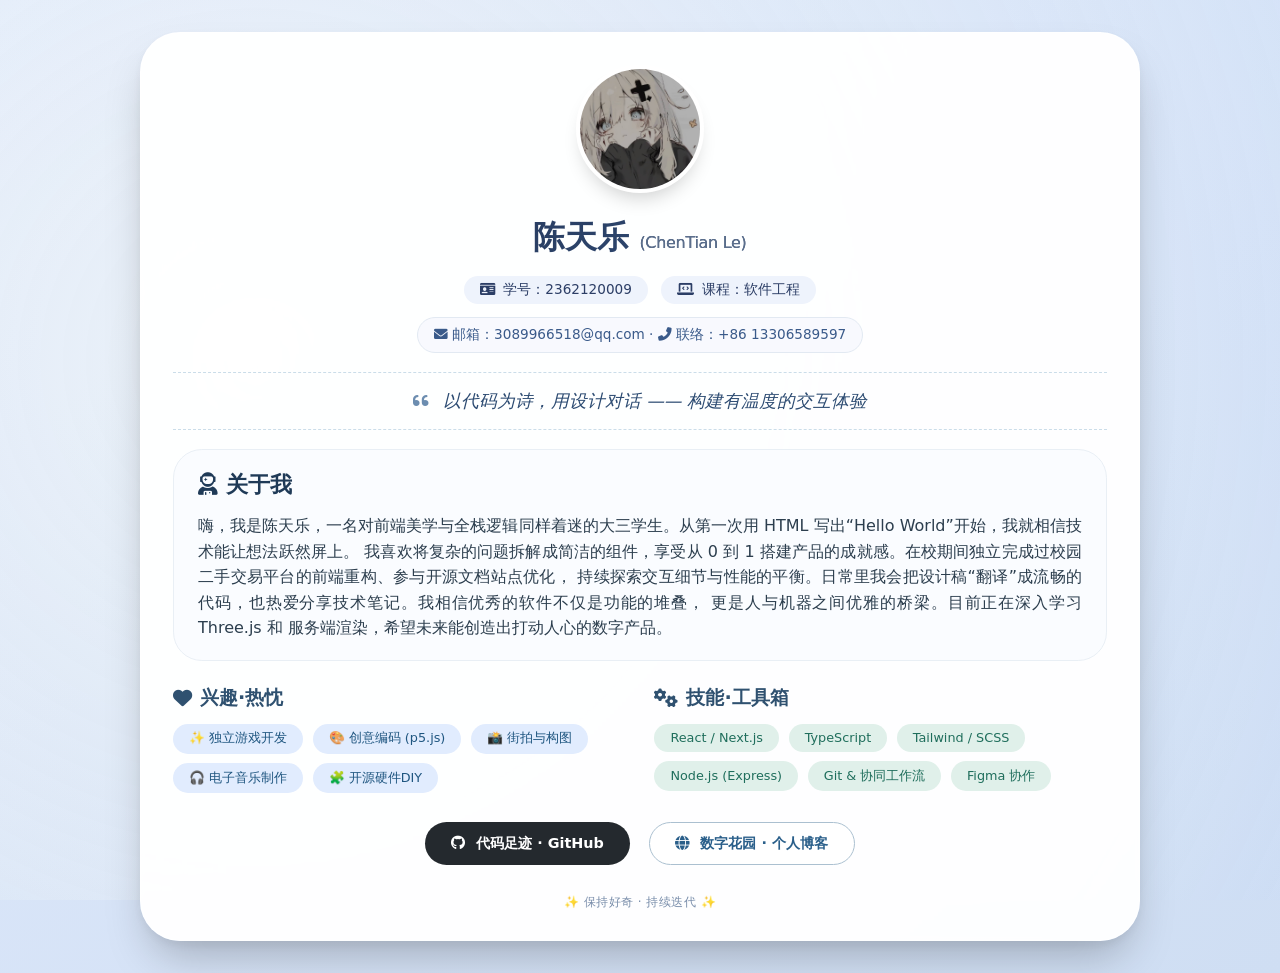
<file: index.html>
<!DOCTYPE html>
<html lang="zh-CN">
<head>
    <meta charset="UTF-8">
    <meta name="viewport" content="width=device-width, initial-scale=1.0, viewport-fit=cover">
    <title>数字名片 | 陈天乐 · 前端开发</title>
    <link rel="stylesheet" href="https://cdnjs.cloudflare.com/ajax/libs/font-awesome/6.0.0-beta3/css/all.min.css">
    <link rel="stylesheet" href="style.css">
</head>
<body>
    <div class="background-decoration"></div>
    <main class="card-container">
        <div class="digital-card">
            <div class="avatar-wrapper">
                <img src="images/avatar.jpg" alt="陈天乐通用形象" class="avatar">
            </div>
            <div class="identity">
                <h1 class="name">陈天乐 <span class="nickname">(ChenTian Le)</span></h1>
                <div class="badge-row">
                    <span class="info-badge"><i class="fas fa-id-card"></i> 学号：2362120009</span>
                    <span class="info-badge"><i class="fas fa-laptop-code"></i> 课程：软件工程</span>
                </div>
                <div class="contact-placeholder">
                    <i class="fas fa-envelope"></i> 邮箱：3089966518@qq.com  ·  
                    <i class="fas fa-phone-alt"></i> 联络：+86 13306589597 
                </div>
            </div>
            <div class="signature">
                <i class="fas fa-quote-left"></i> 以代码为诗，用设计对话 —— 构建有温度的交互体验
            </div>
            <div class="bio">
                <h2><i class="fas fa-user-astronaut"></i> 关于我</h2>
                <p>
                    嗨，我是陈天乐，一名对前端美学与全栈逻辑同样着迷的大三学生。从第一次用 HTML 写出“Hello World”开始，我就相信技术能让想法跃然屏上。 
                    我喜欢将复杂的问题拆解成简洁的组件，享受从 0 到 1 搭建产品的成就感。在校期间独立完成过校园二手交易平台的前端重构、参与开源文档站点优化，
                    持续探索交互细节与性能的平衡。日常里我会把设计稿“翻译”成流畅的代码，也热爱分享技术笔记。我相信优秀的软件不仅是功能的堆叠，
                    更是人与机器之间优雅的桥梁。目前正在深入学习 Three.js 和 服务端渲染，希望未来能创造出打动人心的数字产品。
                </p>
            </div>
            <div class="tags-section">
                <div class="tag-group">
                    <h3><i class="fas fa-heart"></i> 兴趣·热忱</h3>
                    <div class="tag-list">
                        <span class="tag interest">✨ 独立游戏开发</span>
                        <span class="tag interest">🎨 创意编码 (p5.js)</span>
                        <span class="tag interest">📸 街拍与构图</span>
                        <span class="tag interest">🎧 电子音乐制作</span>
                        <span class="tag interest">🧩 开源硬件DIY</span>
                    </div>
                </div>
                <div class="tag-group">
                    <h3><i class="fas fa-cogs"></i> 技能·工具箱</h3>
                    <div class="tag-list">
                        <span class="tag skill">React / Next.js</span>
                        <span class="tag skill">TypeScript</span>
                        <span class="tag skill">Tailwind / SCSS</span>
                        <span class="tag skill">Node.js (Express)</span>
                        <span class="tag skill">Git & 协同工作流</span>
                        <span class="tag skill">Figma 协作</span>
                    </div>
                </div>
            </div>
            <div class="external-links">
                <a href="https://github.com/krifen" target="_blank" rel="noopener noreferrer" class="link-btn github">
                    <i class="fab fa-github"></i> 代码足迹 · GitHub
                </a>
                <a href="https://tianle.dev" target="_blank" rel="noopener noreferrer" class="link-btn portfolio">
                    <i class="fas fa-globe"></i> 数字花园 · 个人博客
                </a>
            </div>
            <div class="card-footer">
                <span>✨ 保持好奇 · 持续迭代 ✨</span>
            </div>
        </div>
    </main>
</body>
</html>
</file>
<file: style.css>
/* 全局重置与字体 */
* {
    margin: 0;
    padding: 0;
    box-sizing: border-box;
}

body {
    font-family: 'Segoe UI', 'Poppins', system-ui, -apple-system, 'Roboto', sans-serif;
    background: linear-gradient(145deg, #e0eafc 0%, #cfdef3 100%);
    min-height: 100vh;
    display: flex;
    align-items: center;
    justify-content: center;
    padding: 2rem 1.5rem;
    position: relative;
}

/* 动态背景装饰 */
.background-decoration {
    position: fixed;
    top: 0;
    left: 0;
    width: 100%;
    height: 100%;
    background: radial-gradient(circle at 20% 40%, rgba(255,255,245,0.4) 0%, rgba(200,220,250,0.2) 100%);
    pointer-events: none;
    z-index: 0;
}

.card-container {
    width: 100%;
    max-width: 1000px;
    margin: 0 auto;
    position: relative;
    z-index: 2;
}

/* 卡片主体 */
.digital-card {
    background: rgba(255, 255, 255, 0.96);
    backdrop-filter: blur(2px);
    border-radius: 2.5rem;
    box-shadow: 0 25px 45px -12px rgba(0, 0, 0, 0.25), 0 4px 12px rgba(0, 0, 0, 0.05);
    padding: 2rem 2rem 1.8rem;
    transition: transform 0.25s ease;
    border: 1px solid rgba(255,255,255,0.5);
}

.digital-card:hover {
    transform: translateY(-5px);
}

/* 头像区 */
.avatar-wrapper {
    text-align: center;
    margin-bottom: 1.2rem;
}

.avatar {
    width: 128px;
    height: 128px;
    border-radius: 50%;
    object-fit: cover;
    box-shadow: 0 12px 20px -8px rgba(0, 0, 0, 0.2);
    border: 4px solid white;
    background: #f0f4fa;
}

/* 身份信息 */
.identity {
    text-align: center;
    margin-bottom: 1.2rem;
}

.name {
    font-size: 2rem;
    font-weight: 700;
    background: linear-gradient(135deg, #1F2A48, #3A5F8F);
    background-clip: text;
    -webkit-background-clip: text;
    color: transparent;
    letter-spacing: -0.3px;
}

.nickname {
    font-size: 1rem;
    font-weight: 400;
    color: #5c6f8c;
}

.badge-row {
    display: flex;
    flex-wrap: wrap;
    justify-content: center;
    gap: 0.8rem;
    margin: 1rem 0 0.8rem;
}

.info-badge {
    background: #eef3fc;
    padding: 0.3rem 1rem;
    border-radius: 40px;
    font-size: 0.85rem;
    font-weight: 500;
    color: #2c3e66;
    display: inline-flex;
    align-items: center;
    gap: 0.5rem;
}

.contact-placeholder {
    background: #f8f9fe;
    padding: 0.5rem 1rem;
    border-radius: 60px;
    font-size: 0.85rem;
    color: #3a5a8a;
    width: fit-content;
    margin: 0.5rem auto 0;
    border: 1px solid #e2e9f2;
}

/* 个性签名 */
.signature {
    text-align: center;
    font-style: italic;
    font-size: 1.1rem;
    padding: 1rem 0;
    margin: 1rem 0;
    border-top: 1px dashed #cbdde9;
    border-bottom: 1px dashed #cbdde9;
    color: #2c4b72;
}

.signature i {
    color: #6c8db0;
    margin-right: 0.5rem;
}

/* BIO 自我介绍 */
.bio {
    background: #fafcff;
    padding: 1.2rem 1.5rem;
    border-radius: 1.8rem;
    margin: 1.2rem 0;
    border: 1px solid #e9eff5;
}

.bio h2 {
    font-size: 1.4rem;
    margin-bottom: 0.8rem;
    color: #1f3a57;
    display: flex;
    align-items: center;
    gap: 0.5rem;
}

.bio p {
    line-height: 1.6;
    color: #2c3e4e;
    text-align: justify;
}

/* 标签双栏区域 */
.tags-section {
    display: flex;
    flex-wrap: wrap;
    gap: 1.8rem;
    margin: 1.5rem 0;
}

.tag-group {
    flex: 1;
    min-width: 200px;
}

.tag-group h3 {
    font-size: 1.2rem;
    margin-bottom: 0.8rem;
    color: #2f5170;
    display: flex;
    align-items: center;
    gap: 0.5rem;
}

.tag-list {
    display: flex;
    flex-wrap: wrap;
    gap: 0.6rem;
}

.tag {
    background: #eef2f8;
    padding: 0.4rem 1rem;
    border-radius: 40px;
    font-size: 0.8rem;
    font-weight: 500;
    transition: all 0.2s;
    cursor: default;
}

.tag.interest {
    background: #e1ecfe;
    color: #1f5680;
}

.tag.skill {
    background: #e0f0ea;
    color: #1f6e5c;
}

.tag:hover {
    transform: translateY(-2px);
    box-shadow: 0 4px 8px rgba(0,0,0,0.05);
}

/* 外部链接按钮 */
.external-links {
    display: flex;
    flex-wrap: wrap;
    justify-content: center;
    gap: 1.2rem;
    margin: 1.8rem 0 1rem;
}

.link-btn {
    display: inline-flex;
    align-items: center;
    gap: 0.7rem;
    background: #f0f4fa;
    padding: 0.7rem 1.6rem;
    border-radius: 60px;
    font-weight: 600;
    text-decoration: none;
    transition: 0.2s;
    font-size: 0.9rem;
    color: #2c3e66;
    border: 1px solid #cfdfee;
}

.link-btn.github {
    background: #24292e;
    color: white;
    border: none;
}

.link-btn.portfolio {
    background: #ffffff;
    border: 1px solid #abc0d0;
    color: #2a5f8a;
}

.link-btn:hover {
    transform: translateY(-3px);
    box-shadow: 0 8px 18px rgba(0,0,0,0.1);
}

.card-footer {
    text-align: center;
    margin-top: 1.8rem;
    font-size: 0.75rem;
    color: #7a8eab;
    letter-spacing: 0.5px;
}

/* 移动端适配 */
@media (max-width: 680px) {
    .digital-card {
        padding: 1.5rem;
    }
    .name {
        font-size: 1.6rem;
    }
    .badge-row {
        flex-direction: column;
        align-items: center;
    }
    .tags-section {
        flex-direction: column;
        gap: 1rem;
    }
    .external-links {
        flex-direction: column;
        align-items: stretch;
    }
    .link-btn {
        justify-content: center;
    }
}
</file>
